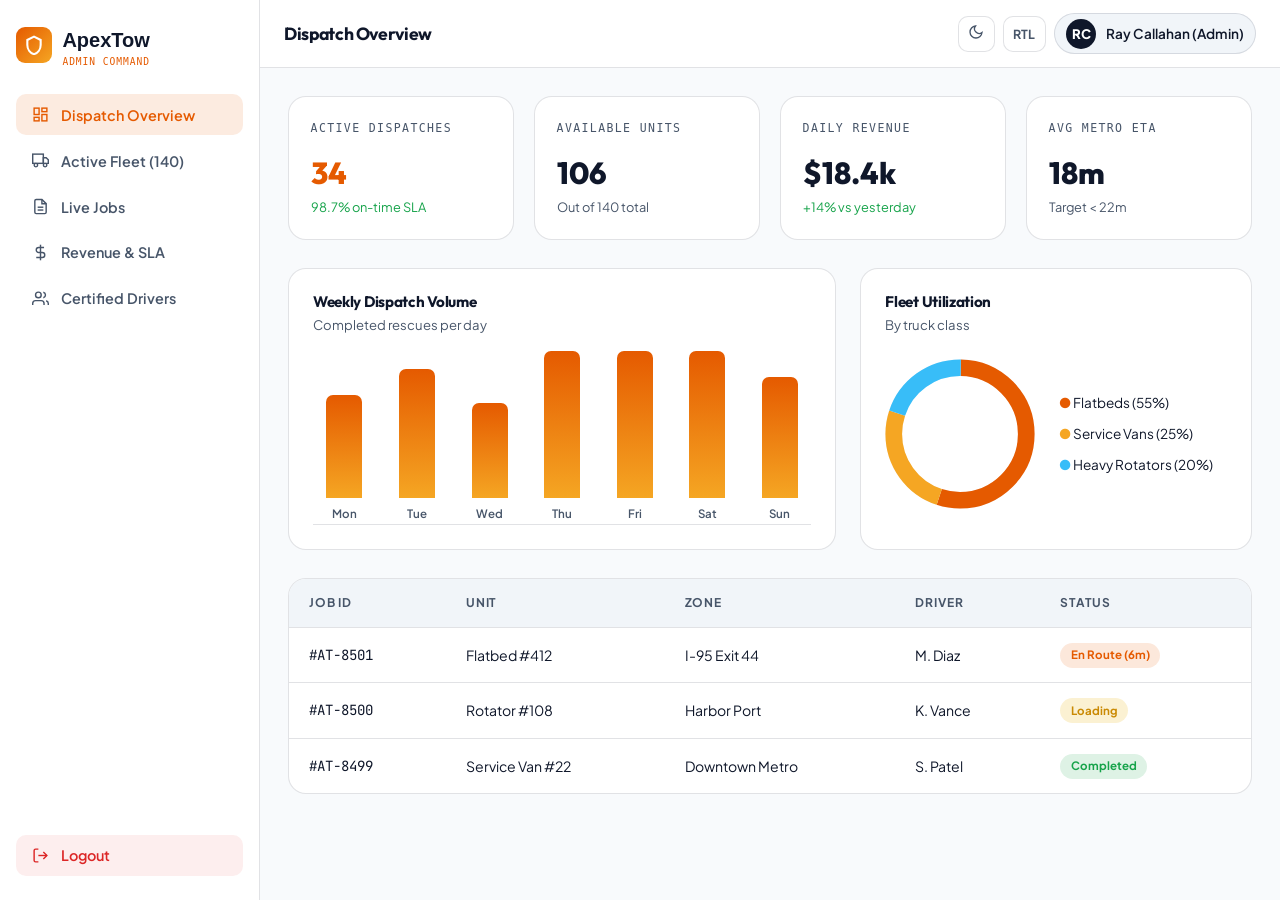
<file: admin-dashboard.html>
<!DOCTYPE html>
<html lang="en">
<head>
<meta charset="UTF-8"><meta name="viewport" content="width=device-width,initial-scale=1">
<title>Admin Dashboard — ApexTow Dispatch Command</title>
<link rel="icon" href="data:image/svg+xml,<svg xmlns='http://www.w3.org/2000/svg' viewBox='0 0 100 100'><rect width='100' height='100' rx='20' fill='%23e55a00'/><text y='72' x='14' font-size='68' font-family='system-ui' font-weight='900' fill='white'>A</text></svg>">
<link rel="stylesheet" href="assets/css/styles.css">
<link rel="stylesheet" href="assets/css/dashboard.css">
</head>
<body>
<div class="dash-shell">
  <!-- Left Sidebar -->
  <aside class="dash-side" id="dash-side">
    <div>
      <a href="index.html" class="brand">
        <span class="brand-mark">
          <svg width="20" height="20" viewBox="0 0 24 24" fill="none" stroke="currentColor" stroke-width="2.5"><path d="M12 2L4 6v6c0 5.25 3.4 9.74 8 11 4.6-1.26 8-5.75 8-11V6l-8-4z"/></svg>
        </span>
        <span>ApexTow<span class="brand-sub">Admin Command</span></span>
      </a>

      <nav class="dash-nav" aria-label="Admin Sidebar">
        <button class="dash-link on" data-tab="overview"><svg width="17" height="17" viewBox="0 0 24 24" fill="none" stroke="currentColor" stroke-width="2"><rect x="3" y="3" width="7" height="9"/><rect x="14" y="3" width="7" height="5"/><rect x="14" y="12" width="7" height="9"/><rect x="3" y="16" width="7" height="5"/></svg> Dispatch Overview</button>
        <button class="dash-link" data-tab="fleet"><svg width="17" height="17" viewBox="0 0 24 24" fill="none" stroke="currentColor" stroke-width="2"><rect x="1" y="3" width="15" height="13"/><polygon points="16 8 20 8 23 11 23 16 16 16 16 8"/><circle cx="5.5" cy="18.5" r="2.5"/><circle cx="18.5" cy="18.5" r="2.5"/></svg> Active Fleet (140)</button>
        <button class="dash-link" data-tab="jobs"><svg width="17" height="17" viewBox="0 0 24 24" fill="none" stroke="currentColor" stroke-width="2"><path d="M14 2H6a2 2 0 0 0-2 2v16a2 2 0 0 0 2 2h12a2 2 0 0 0 2-2V8z"/><polyline points="14 2 14 8 20 8"/><line x1="16" y1="13" x2="8" y2="13"/><line x1="16" y1="17" x2="8" y2="17"/></svg> Live Jobs</button>
        <button class="dash-link" data-tab="revenue"><svg width="17" height="17" viewBox="0 0 24 24" fill="none" stroke="currentColor" stroke-width="2"><line x1="12" y1="1" x2="12" y2="23"/><path d="M17 5H9.5a3.5 3.5 0 0 0 0 7h5a3.5 3.5 0 0 1 0 7H6"/></svg> Revenue &amp; SLA</button>
        <button class="dash-link" data-tab="drivers"><svg width="17" height="17" viewBox="0 0 24 24" fill="none" stroke="currentColor" stroke-width="2"><path d="M17 21v-2a4 4 0 0 0-4-4H5a4 4 0 0 0-4 4v2"/><circle cx="9" cy="7" r="4"/><path d="M23 21v-2a4 4 0 0 0-3-3.87"/><path d="M16 3.13a4 4 0 0 1 0 7.75"/></svg> Certified Drivers</button>
      </nav>
    </div>

    <button class="dash-logout" onclick="location.href='login.html'">
      <svg width="17" height="17" viewBox="0 0 24 24" fill="none" stroke="currentColor" stroke-width="2"><path d="M9 21H5a2 2 0 0 1-2-2V5a2 2 0 0 1 2-2h4"/><polyline points="16 17 21 12 16 7"/><line x1="21" y1="12" x2="9" y2="12"/></svg>
      Logout
    </button>
  </aside>

  <!-- Sidebar overlay backdrop (mobile) -->
  <div class="dash-overlay" id="dash-overlay"></div>

  <!-- Right Content Area -->
  <div class="dash-main">
    <header class="dash-topbar">
      <div class="dash-topbar-left">
        <button type="button" id="dash-ham" class="dash-ham" aria-label="Open sidebar" aria-expanded="false">
          <span></span><span></span><span></span>
        </button>
        <h2 id="dash-page-title">Dispatch Overview</h2>
      </div>
      <div class="dash-topbar-right">
        <button type="button" id="th-btn" class="icon-btn" title="Toggle Theme"><span id="th-icon"></span></button>
        <button type="button" id="dir-btn" class="icon-btn" title="Toggle LTR/RTL"><span id="dir-lbl">RTL</span></button>
        <div class="dash-profile">
          <span class="dash-avatar" style="background:#0f172a;">RC</span>
          <span class="dash-profile-name">Ray Callahan (Admin)</span>
        </div>
      </div>
    </header>

    <div class="dash-body">
      <div class="dash-tab-panel on" id="tab-overview">
        <div class="kpi-grid">
          <div class="kpi-card">
            <span class="lbl">Active Dispatches</span>
            <div class="kpi-val" style="color:var(--accent);">34</div>
            <span style="font-size:.8rem;color:#16a34a;">98.7% on-time SLA</span>
          </div>
          <div class="kpi-card">
            <span class="lbl">Available Units</span>
            <div class="kpi-val">106</div>
            <span style="font-size:.8rem;color:var(--muted);">Out of 140 total</span>
          </div>
          <div class="kpi-card">
            <span class="lbl">Daily Revenue</span>
            <div class="kpi-val">$18.4k</div>
            <span style="font-size:.8rem;color:#16a34a;">+14% vs yesterday</span>
          </div>
          <div class="kpi-card">
            <span class="lbl">Avg Metro ETA</span>
            <div class="kpi-val">18m</div>
            <span style="font-size:.8rem;color:var(--muted);">Target &lt; 22m</span>
          </div>
        </div>

        <div class="charts-grid">
          <!-- Bar Chart -->
          <div class="chart-card">
            <h4 style="margin-bottom:.25rem;">Weekly Dispatch Volume</h4>
            <p style="font-size:.82rem;color:var(--muted);">Completed rescues per day</p>
            <div class="bar-chart">
              <div class="bar-col"><div class="bar-fill" style="height:60%;"></div><span class="bar-lbl">Mon</span></div>
              <div class="bar-col"><div class="bar-fill" style="height:75%;"></div><span class="bar-lbl">Tue</span></div>
              <div class="bar-col"><div class="bar-fill" style="height:55%;"></div><span class="bar-lbl">Wed</span></div>
              <div class="bar-col"><div class="bar-fill" style="height:85%;"></div><span class="bar-lbl">Thu</span></div>
              <div class="bar-col"><div class="bar-fill" style="height:95%;"></div><span class="bar-lbl">Fri</span></div>
              <div class="bar-col"><div class="bar-fill" style="height:88%;"></div><span class="bar-lbl">Sat</span></div>
              <div class="bar-col"><div class="bar-fill" style="height:70%;"></div><span class="bar-lbl">Sun</span></div>
            </div>
          </div>

          <!-- Pie / Donut Chart -->
          <div class="chart-card">
            <h4 style="margin-bottom:.25rem;">Fleet Utilization</h4>
            <p style="font-size:.82rem;color:var(--muted);">By truck class</p>
            <div style="display:flex;align-items:center;gap:1.5rem;margin-top:1.5rem;flex-wrap:wrap;">
              <svg width="150" height="150" viewBox="0 0 36 36">
                <circle cx="18" cy="18" r="15.9" fill="none" stroke="var(--bg2)" stroke-width="4"></circle>
                <circle cx="18" cy="18" r="15.9" fill="none" stroke="#e55a00" stroke-width="4" stroke-dasharray="55 45" stroke-dashoffset="25"></circle>
                <circle cx="18" cy="18" r="15.9" fill="none" stroke="#f5a623" stroke-width="4" stroke-dasharray="25 75" stroke-dashoffset="-30"></circle>
                <circle cx="18" cy="18" r="15.9" fill="none" stroke="#38bdf8" stroke-width="4" stroke-dasharray="20 80" stroke-dashoffset="-55"></circle>
              </svg>
              <div style="display:flex;flex-direction:column;gap:.55rem;font-size:.85rem;">
                <div><span style="color:#e55a00;">●</span> Flatbeds (55%)</div>
                <div><span style="color:#f5a623;">●</span> Service Vans (25%)</div>
                <div><span style="color:#38bdf8;">●</span> Heavy Rotators (20%)</div>
              </div>
            </div>
          </div>
        </div>

        <!-- Live Jobs Table -->
        <div class="table-wrap">
          <table class="dash-table">
            <thead>
              <tr><th>Job ID</th><th>Unit</th><th>Zone</th><th>Driver</th><th>Status</th></tr>
            </thead>
            <tbody>
              <tr><td class="mono">#AT-8501</td><td>Flatbed #412</td><td>I-95 Exit 44</td><td>M. Diaz</td><td><span class="status-pill st-active">En Route (6m)</span></td></tr>
              <tr><td class="mono">#AT-8500</td><td>Rotator #108</td><td>Harbor Port</td><td>K. Vance</td><td><span class="status-pill st-pending">Loading</span></td></tr>
              <tr><td class="mono">#AT-8499</td><td>Service Van #22</td><td>Downtown Metro</td><td>S. Patel</td><td><span class="status-pill st-done">Completed</span></td></tr>
            </tbody>
          </table>
        </div>
      </div>

      <div class="dash-tab-panel" id="tab-fleet"><div class="kpi-card"><h4>Active Fleet (140 Units)</h4><p style="color:var(--muted);margin-top:.4rem;">72 Flatbeds · 24 Wheel-Lifts · 14 Heavy Rotators · 30 Mobile Service Vans.</p></div></div>
      <div class="dash-tab-panel" id="tab-jobs"><div class="kpi-card"><h4>Live Dispatch Queue</h4><p style="color:var(--muted);margin-top:.4rem;">34 active jobs currently routed across 14 staging hubs.</p></div></div>
      <div class="dash-tab-panel" id="tab-revenue"><div class="kpi-card"><h4>Revenue &amp; SLA</h4><p style="color:var(--muted);margin-top:.4rem;">Monthly recurring fleet contracts + on-demand dispatch revenue tracking.</p></div></div>
      <div class="dash-tab-panel" id="tab-drivers"><div class="kpi-card"><h4>Certified Drivers</h4><p style="color:var(--muted);margin-top:.4rem;">100% WreckMaster &amp; DOT-certified operators on active rotation.</p></div></div>
    </div>
  </div>
</div>

<script>
(function () {
  const TK = 'apx_theme', DK = 'apx_dir';
  document.documentElement.setAttribute('data-theme', localStorage.getItem(TK) || 'light');
  document.documentElement.setAttribute('dir', localStorage.getItem(DK) || 'ltr');

  function sync() {
    const t = document.documentElement.getAttribute('data-theme');
    const d = document.documentElement.getAttribute('dir');
    document.getElementById('th-icon').innerHTML = t === 'dark'
      ? '<svg width="16" height="16" viewBox="0 0 24 24" fill="none" stroke="currentColor" stroke-width="2"><circle cx="12" cy="12" r="5"/><line x1="12" y1="1" x2="12" y2="3"/><line x1="12" y1="21" x2="12" y2="23"/><line x1="4.22" y1="4.22" x2="5.64" y2="5.64"/><line x1="18.36" y1="18.36" x2="19.78" y2="19.78"/><line x1="1" y1="12" x2="3" y2="12"/><line x1="21" y1="12" x2="23" y2="12"/><line x1="4.22" y1="19.78" x2="5.64" y2="18.36"/><line x1="18.36" y1="5.64" x2="19.78" y2="4.22"/></svg>'
      : '<svg width="16" height="16" viewBox="0 0 24 24" fill="none" stroke="currentColor" stroke-width="2"><path d="M21 12.79A9 9 0 1 1 11.21 3 7 7 0 0 0 21 12.79z"/></svg>';
    document.getElementById('dir-lbl').textContent = d === 'rtl' ? 'LTR' : 'RTL';
  }
  sync();

  document.getElementById('th-btn').addEventListener('click', () => {
    const n = document.documentElement.getAttribute('data-theme') === 'dark' ? 'light' : 'dark';
    document.documentElement.setAttribute('data-theme', n);
    localStorage.setItem(TK, n);
    sync();
  });
  document.getElementById('dir-btn').addEventListener('click', () => {
    const n = document.documentElement.getAttribute('dir') === 'rtl' ? 'ltr' : 'rtl';
    document.documentElement.setAttribute('dir', n);
    localStorage.setItem(DK, n);
    sync();
  });

  document.getElementById('side-toggle')?.addEventListener('click', () => {
    document.getElementById('dash-side').classList.toggle('open');
  });

  // Mobile dash-ham button
  const dashHam = document.getElementById('dash-ham');
  const dashSide = document.getElementById('dash-side');
  const dashOverlay = document.getElementById('dash-overlay');

  function openSidebar() {
    dashSide.classList.add('open');
    dashOverlay.classList.add('open');
    dashHam?.classList.add('open');
    dashHam?.setAttribute('aria-expanded','true');
  }
  function closeSidebar() {
    dashSide.classList.remove('open');
    dashOverlay.classList.remove('open');
    dashHam?.classList.remove('open');
    dashHam?.setAttribute('aria-expanded','false');
  }

  dashHam?.addEventListener('click', () => {
    dashSide.classList.contains('open') ? closeSidebar() : openSidebar();
  });
  dashOverlay?.addEventListener('click', closeSidebar);

  document.querySelectorAll('.dash-link').forEach(btn => {
    btn.addEventListener('click', () => {
      document.querySelectorAll('.dash-link').forEach(b => b.classList.remove('on'));
      document.querySelectorAll('.dash-tab-panel').forEach(p => p.classList.remove('on'));
      btn.classList.add('on');
      document.getElementById('tab-' + btn.dataset.tab)?.classList.add('on');
      document.getElementById('dash-page-title').textContent = btn.textContent.trim().replace(/^[\s\S]{0,2}/, '').trim();
      closeSidebar();
    });
  });
})();
</script>
</body>
</html>
</file>
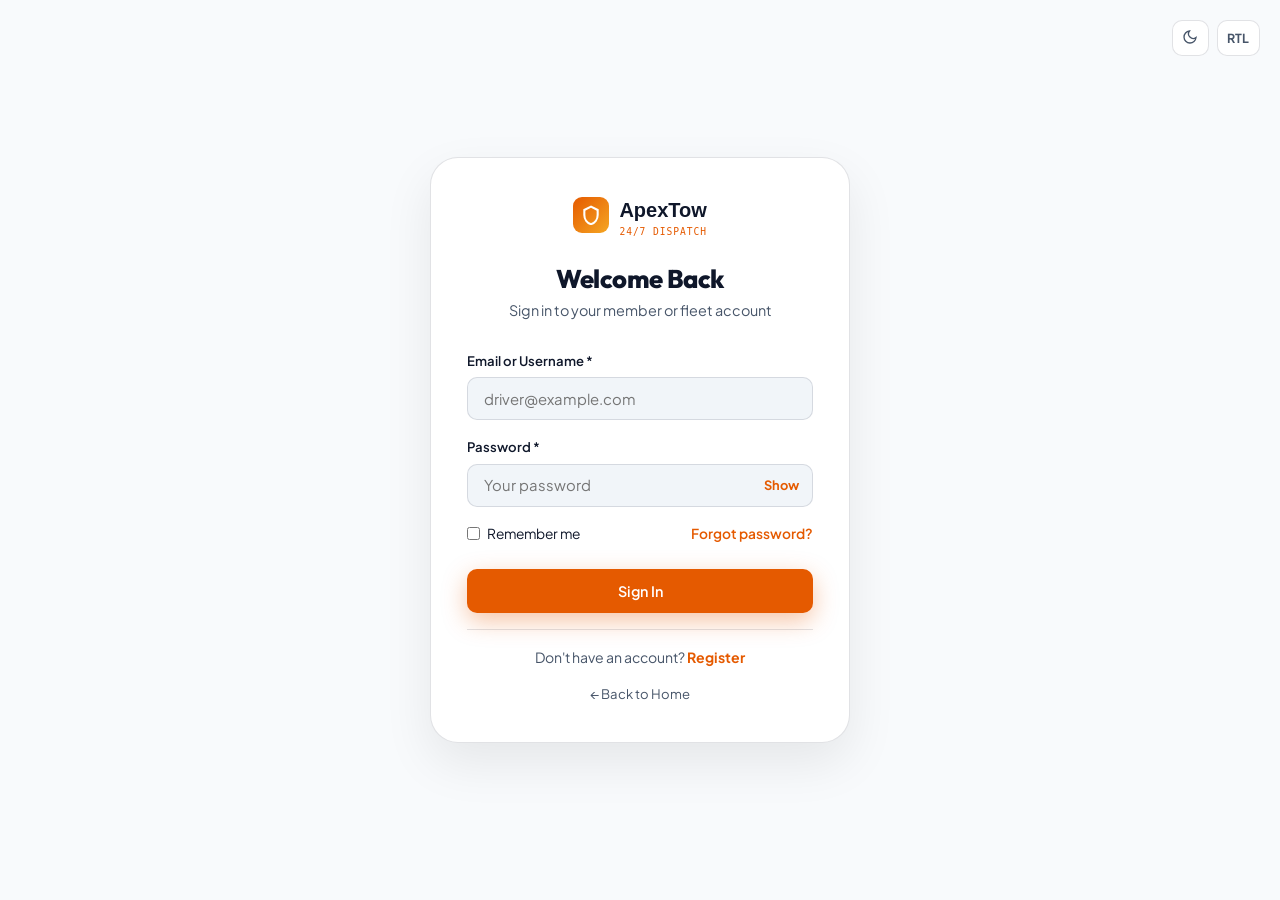
<file: login.html>
<!DOCTYPE html>
<html lang="en">
<head>
<meta charset="UTF-8"><meta name="viewport" content="width=device-width,initial-scale=1">
<title>Login — ApexTow Member Portal</title>
<link rel="icon" href="data:image/svg+xml,<svg xmlns='http://www.w3.org/2000/svg' viewBox='0 0 100 100'><rect width='100' height='100' rx='20' fill='%23e55a00'/><text y='72' x='14' font-size='68' font-family='system-ui' font-weight='900' fill='white'>A</text></svg>">
<link rel="stylesheet" href="assets/css/styles.css">
</head>
<body style="min-height:100vh;display:flex;align-items:center;justify-content:center;padding:1.5rem;position:relative;">

  <!-- Top-Right Theme & RTL Toggles -->
  <div style="position:fixed;top:1.25rem;inset-inline-end:1.25rem;display:flex;gap:.5rem;z-index:20;">
    <button type="button" id="th-btn" class="icon-btn" title="Toggle Theme"><span id="th-icon"></span></button>
    <button type="button" id="dir-btn" class="icon-btn" title="Toggle LTR/RTL"><span id="dir-lbl">RTL</span></button>
  </div>

  <!-- Centered Login Card -->
  <div style="width:100%;max-width:420px;background:var(--surface);border:1px solid var(--border);border-radius:var(--radius-lg);padding:2.25rem;box-shadow:0 20px 50px rgba(0,0,0,.08);">
    <div style="display:flex;justify-content:center;margin-bottom:1.75rem;">
      <a href="index.html" class="brand">
        <span class="brand-mark">
          <svg width="20" height="20" viewBox="0 0 24 24" fill="none" stroke="currentColor" stroke-width="2.5"><path d="M12 2L4 6v6c0 5.25 3.4 9.74 8 11 4.6-1.26 8-5.75 8-11V6l-8-4z"/></svg>
        </span>
        <span>ApexTow<span class="brand-sub">24/7 Dispatch</span></span>
      </a>
    </div>

    <h2 style="font-size:1.6rem;text-align:center;margin-bottom:.35rem;">Welcome Back</h2>
    <p style="text-align:center;color:var(--muted);font-size:.9rem;margin-bottom:1.75rem;">Sign in to your member or fleet account</p>

    <form id="login-form" novalidate>
      <div class="fg">
        <label>Email or Username *</label>
        <input type="text" id="l-email" class="fc" placeholder="driver@example.com" required>
        <span class="ferr">Please enter your email or username.</span>
      </div>
      <div class="fg">
        <label>Password *</label>
        <div style="position:relative;">
          <input type="password" id="l-pwd" class="fc" placeholder="Your password" style="padding-inline-end:4rem;" required>
          <button type="button" id="toggle-pwd" style="position:absolute;inset-inline-end:.85rem;top:50%;transform:translateY(-50%);background:transparent;border:none;color:var(--accent);font-size:.8rem;font-weight:700;cursor:pointer;">Show</button>
        </div>
        <span class="ferr">Password must be at least 6 characters.</span>
      </div>
      <div style="display:flex;align-items:center;justify-content:space-between;margin-bottom:1.5rem;font-size:.86rem;">
        <label style="display:inline-flex;align-items:center;gap:.45rem;cursor:pointer;">
          <input type="checkbox" id="remember" style="accent-color:var(--accent);">
          <span>Remember me</span>
        </label>
        <a href="#" id="forgot-link" style="color:var(--accent);font-weight:600;">Forgot password?</a>
      </div>
      <button type="submit" class="btn btn-fill" style="width:100%;margin-bottom:1rem;">Sign In</button>
      <div id="auth-feedback" style="display:none;padding:.8rem;border-radius:var(--radius-sm);background:rgba(229,90,0,.1);color:var(--accent);font-size:.86rem;font-weight:600;margin-bottom:1rem;"></div>
    </form>

    <div style="text-align:center;font-size:.88rem;color:var(--muted);padding-top:1rem;border-top:1px solid var(--border);">
      Don't have an account? <a href="register.html" style="color:var(--accent);font-weight:700;">Register</a>
    </div>
    <div style="text-align:center;margin-top:.75rem;">
      <a href="index.html" style="font-size:.82rem;color:var(--muted);">← Back to Home</a>
    </div>
  </div>

<script>
(function () {
  const TK = 'apx_theme', DK = 'apx_dir';
  document.documentElement.setAttribute('data-theme', localStorage.getItem(TK) || 'light');
  document.documentElement.setAttribute('dir', localStorage.getItem(DK) || 'ltr');

  function sync() {
    const t = document.documentElement.getAttribute('data-theme');
    const d = document.documentElement.getAttribute('dir');
    document.getElementById('th-icon').innerHTML = t === 'dark'
      ? '<svg width="16" height="16" viewBox="0 0 24 24" fill="none" stroke="currentColor" stroke-width="2"><circle cx="12" cy="12" r="5"/><line x1="12" y1="1" x2="12" y2="3"/><line x1="12" y1="21" x2="12" y2="23"/><line x1="4.22" y1="4.22" x2="5.64" y2="5.64"/><line x1="18.36" y1="18.36" x2="19.78" y2="19.78"/><line x1="1" y1="12" x2="3" y2="12"/><line x1="21" y1="12" x2="23" y2="12"/><line x1="4.22" y1="19.78" x2="5.64" y2="18.36"/><line x1="18.36" y1="5.64" x2="19.78" y2="4.22"/></svg>'
      : '<svg width="16" height="16" viewBox="0 0 24 24" fill="none" stroke="currentColor" stroke-width="2"><path d="M21 12.79A9 9 0 1 1 11.21 3 7 7 0 0 0 21 12.79z"/></svg>';
    document.getElementById('dir-lbl').textContent = d === 'rtl' ? 'LTR' : 'RTL';
  }
  sync();

  document.getElementById('th-btn').addEventListener('click', () => {
    const n = document.documentElement.getAttribute('data-theme') === 'dark' ? 'light' : 'dark';
    document.documentElement.setAttribute('data-theme', n);
    localStorage.setItem(TK, n);
    sync();
  });
  document.getElementById('dir-btn').addEventListener('click', () => {
    const n = document.documentElement.getAttribute('dir') === 'rtl' ? 'ltr' : 'rtl';
    document.documentElement.setAttribute('dir', n);
    localStorage.setItem(DK, n);
    sync();
  });

  const tp = document.getElementById('toggle-pwd');
  const pw = document.getElementById('l-pwd');
  tp.addEventListener('click', () => {
    const s = pw.type === 'password';
    pw.type = s ? 'text' : 'password';
    tp.textContent = s ? 'Hide' : 'Show';
  });

  document.getElementById('forgot-link').addEventListener('click', e => {
    e.preventDefault();
    const fb = document.getElementById('auth-feedback');
    fb.style.display = 'block';
    fb.textContent = 'Password reset link sent to your registered email (Demo).';
  });

  document.getElementById('login-form').addEventListener('submit', e => {
    e.preventDefault();
    const em = document.getElementById('l-email');
    const emOk = em.value.trim().length >= 3;
    const pwOk = pw.value.length >= 6;
    em.closest('.fg').classList.toggle('err', !emOk);
    pw.closest('.fg').classList.toggle('err', !pwOk);
    if (emOk && pwOk) {
      location.href = 'user-dashboard.html';
    }
  });
})();
</script>
</body>
</html>
</file>
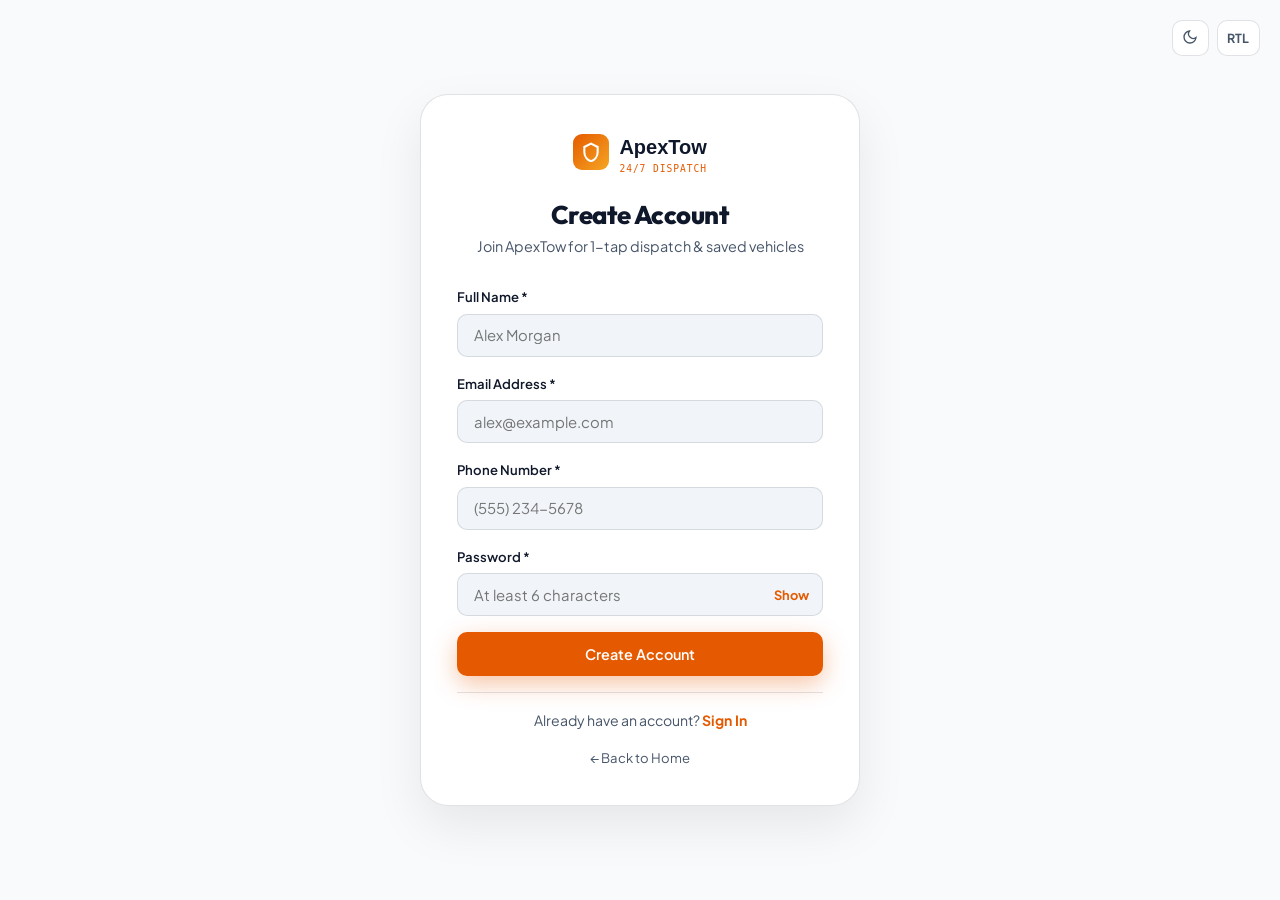
<file: register.html>
<!DOCTYPE html>
<html lang="en">
<head>
<meta charset="UTF-8"><meta name="viewport" content="width=device-width,initial-scale=1">
<title>Register — ApexTow Member Portal</title>
<link rel="icon" href="data:image/svg+xml,<svg xmlns='http://www.w3.org/2000/svg' viewBox='0 0 100 100'><rect width='100' height='100' rx='20' fill='%23e55a00'/><text y='72' x='14' font-size='68' font-family='system-ui' font-weight='900' fill='white'>A</text></svg>">
<link rel="stylesheet" href="assets/css/styles.css">
</head>
<body style="min-height:100vh;display:flex;align-items:center;justify-content:center;padding:1.5rem;position:relative;">

  <!-- Top-Right Theme & RTL Toggles -->
  <div style="position:fixed;top:1.25rem;inset-inline-end:1.25rem;display:flex;gap:.5rem;z-index:20;">
    <button type="button" id="th-btn" class="icon-btn" title="Toggle Theme"><span id="th-icon"></span></button>
    <button type="button" id="dir-btn" class="icon-btn" title="Toggle LTR/RTL"><span id="dir-lbl">RTL</span></button>
  </div>

  <!-- Centered Register Card -->
  <div style="width:100%;max-width:440px;background:var(--surface);border:1px solid var(--border);border-radius:var(--radius-lg);padding:2.25rem;box-shadow:0 20px 50px rgba(0,0,0,.08);">
    <div style="display:flex;justify-content:center;margin-bottom:1.75rem;">
      <a href="index.html" class="brand">
        <span class="brand-mark">
          <svg width="20" height="20" viewBox="0 0 24 24" fill="none" stroke="currentColor" stroke-width="2.5"><path d="M12 2L4 6v6c0 5.25 3.4 9.74 8 11 4.6-1.26 8-5.75 8-11V6l-8-4z"/></svg>
        </span>
        <span>ApexTow<span class="brand-sub">24/7 Dispatch</span></span>
      </a>
    </div>

    <h2 style="font-size:1.6rem;text-align:center;margin-bottom:.35rem;">Create Account</h2>
    <p style="text-align:center;color:var(--muted);font-size:.9rem;margin-bottom:1.75rem;">Join ApexTow for 1-tap dispatch &amp; saved vehicles</p>

    <form id="reg-form" novalidate>
      <div class="fg">
        <label>Full Name *</label>
        <input type="text" id="r-name" class="fc" placeholder="Alex Morgan" required>
        <span class="ferr">Please enter your full name.</span>
      </div>
      <div class="fg">
        <label>Email Address *</label>
        <input type="email" id="r-email" class="fc" placeholder="alex@example.com" required>
        <span class="ferr">Please enter a valid email address.</span>
      </div>
      <div class="fg">
        <label>Phone Number *</label>
        <input type="tel" id="r-phone" class="fc" placeholder="(555) 234-5678" required>
        <span class="ferr">Please enter a valid phone number.</span>
      </div>
      <div class="fg">
        <label>Password *</label>
        <div style="position:relative;">
          <input type="password" id="r-pwd" class="fc" placeholder="At least 6 characters" style="padding-inline-end:4rem;" required>
          <button type="button" id="toggle-rpwd" style="position:absolute;inset-inline-end:.85rem;top:50%;transform:translateY(-50%);background:transparent;border:none;color:var(--accent);font-size:.8rem;font-weight:700;cursor:pointer;">Show</button>
        </div>
        <span class="ferr">Password must be at least 6 characters.</span>
      </div>
      <button type="submit" class="btn btn-fill" style="width:100%;margin-bottom:1rem;">Create Account</button>
      <div id="reg-feedback" style="display:none;padding:.8rem;border-radius:var(--radius-sm);background:rgba(22,163,74,.12);color:#16a34a;font-size:.86rem;font-weight:600;margin-bottom:1rem;"></div>
    </form>

    <div style="text-align:center;font-size:.88rem;color:var(--muted);padding-top:1rem;border-top:1px solid var(--border);">
      Already have an account? <a href="login.html" style="color:var(--accent);font-weight:700;">Sign In</a>
    </div>
    <div style="text-align:center;margin-top:.75rem;">
      <a href="index.html" style="font-size:.82rem;color:var(--muted);">← Back to Home</a>
    </div>
  </div>

<script>
(function () {
  const TK = 'apx_theme', DK = 'apx_dir';
  document.documentElement.setAttribute('data-theme', localStorage.getItem(TK) || 'light');
  document.documentElement.setAttribute('dir', localStorage.getItem(DK) || 'ltr');

  function sync() {
    const t = document.documentElement.getAttribute('data-theme');
    const d = document.documentElement.getAttribute('dir');
    document.getElementById('th-icon').innerHTML = t === 'dark'
      ? '<svg width="16" height="16" viewBox="0 0 24 24" fill="none" stroke="currentColor" stroke-width="2"><circle cx="12" cy="12" r="5"/><line x1="12" y1="1" x2="12" y2="3"/><line x1="12" y1="21" x2="12" y2="23"/><line x1="4.22" y1="4.22" x2="5.64" y2="5.64"/><line x1="18.36" y1="18.36" x2="19.78" y2="19.78"/><line x1="1" y1="12" x2="3" y2="12"/><line x1="21" y1="12" x2="23" y2="12"/><line x1="4.22" y1="19.78" x2="5.64" y2="18.36"/><line x1="18.36" y1="5.64" x2="19.78" y2="4.22"/></svg>'
      : '<svg width="16" height="16" viewBox="0 0 24 24" fill="none" stroke="currentColor" stroke-width="2"><path d="M21 12.79A9 9 0 1 1 11.21 3 7 7 0 0 0 21 12.79z"/></svg>';
    document.getElementById('dir-lbl').textContent = d === 'rtl' ? 'LTR' : 'RTL';
  }
  sync();

  document.getElementById('th-btn').addEventListener('click', () => {
    const n = document.documentElement.getAttribute('data-theme') === 'dark' ? 'light' : 'dark';
    document.documentElement.setAttribute('data-theme', n);
    localStorage.setItem(TK, n);
    sync();
  });
  document.getElementById('dir-btn').addEventListener('click', () => {
    const n = document.documentElement.getAttribute('dir') === 'rtl' ? 'ltr' : 'rtl';
    document.documentElement.setAttribute('dir', n);
    localStorage.setItem(DK, n);
    sync();
  });

  const tp = document.getElementById('toggle-rpwd');
  const pw = document.getElementById('r-pwd');
  tp.addEventListener('click', () => {
    const s = pw.type === 'password';
    pw.type = s ? 'text' : 'password';
    tp.textContent = s ? 'Hide' : 'Show';
  });

  document.getElementById('reg-form').addEventListener('submit', e => {
    e.preventDefault();
    const nm = document.getElementById('r-name');
    const em = document.getElementById('r-email');
    const ph = document.getElementById('r-phone');
    const nmOk = nm.value.trim().length >= 2;
    const emOk = /^[^\s@]+@[^\s@]+\.[^\s@]+$/.test(em.value.trim());
    const phOk = ph.value.replace(/\D/g, '').length >= 7;
    const pwOk = pw.value.length >= 6;

    nm.closest('.fg').classList.toggle('err', !nmOk);
    em.closest('.fg').classList.toggle('err', !emOk);
    ph.closest('.fg').classList.toggle('err', !phOk);
    pw.closest('.fg').classList.toggle('err', !pwOk);

    if (nmOk && emOk && phOk && pwOk) {
      const fb = document.getElementById('reg-feedback');
      fb.style.display = 'block';
      fb.textContent = '✓ Account created! Redirecting to dashboard...';
      setTimeout(() => { location.href = 'user-dashboard.html'; }, 900);
    }
  });
})();
</script>
</body>
</html>
</file>
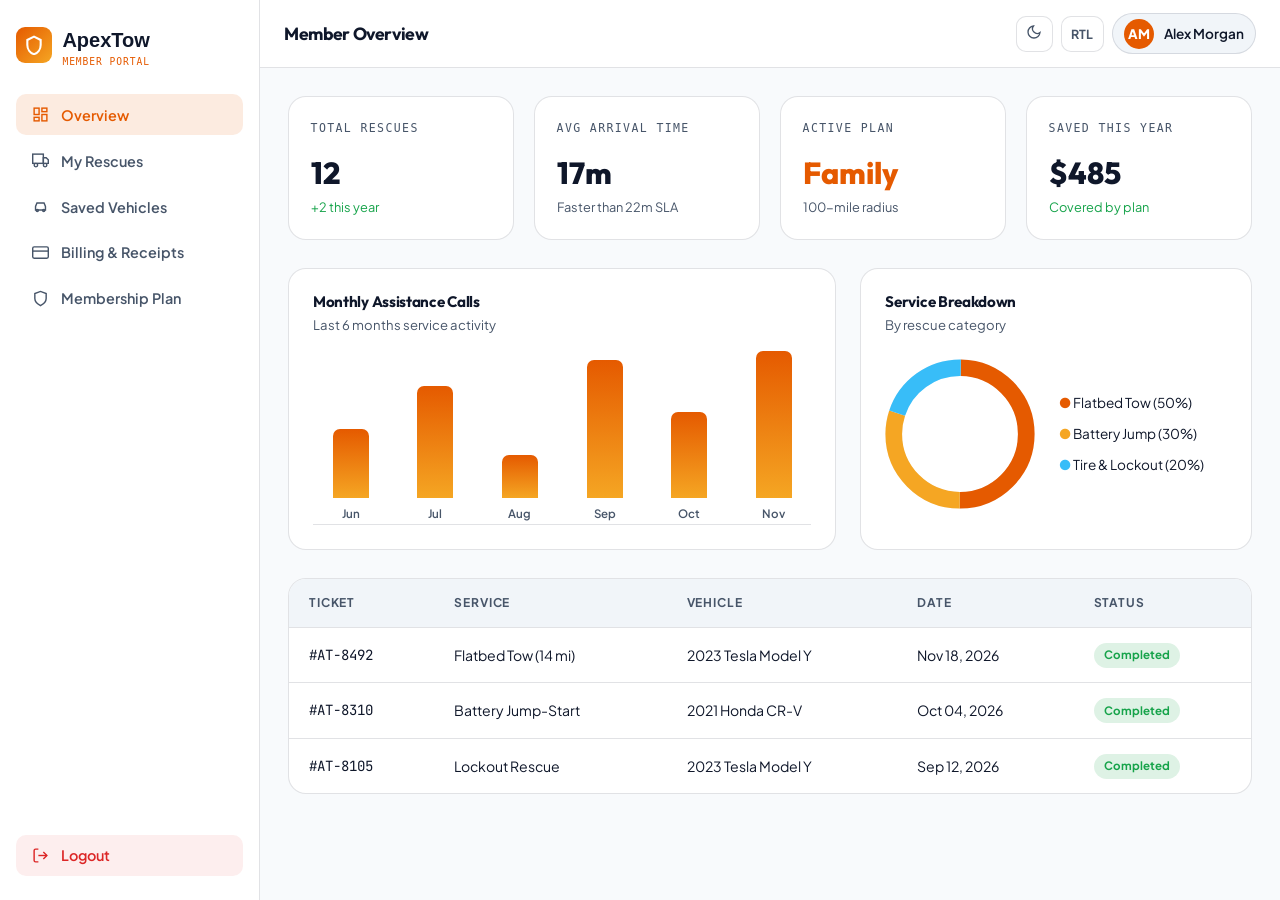
<file: user-dashboard.html>
<!DOCTYPE html>
<html lang="en">
<head>
<meta charset="UTF-8"><meta name="viewport" content="width=device-width,initial-scale=1">
<title>User Dashboard — ApexTow Member Portal</title>
<link rel="icon" href="data:image/svg+xml,<svg xmlns='http://www.w3.org/2000/svg' viewBox='0 0 100 100'><rect width='100' height='100' rx='20' fill='%23e55a00'/><text y='72' x='14' font-size='68' font-family='system-ui' font-weight='900' fill='white'>A</text></svg>">
<link rel="stylesheet" href="assets/css/styles.css">
<link rel="stylesheet" href="assets/css/dashboard.css">
</head>
<body>
<div class="dash-shell">
  <!-- Left Sidebar -->
  <aside class="dash-side" id="dash-side">
    <div>
      <a href="index.html" class="brand">
        <span class="brand-mark">
          <svg width="20" height="20" viewBox="0 0 24 24" fill="none" stroke="currentColor" stroke-width="2.5"><path d="M12 2L4 6v6c0 5.25 3.4 9.74 8 11 4.6-1.26 8-5.75 8-11V6l-8-4z"/></svg>
        </span>
        <span>ApexTow<span class="brand-sub">Member Portal</span></span>
      </a>

      <nav class="dash-nav" aria-label="User Sidebar">
        <button class="dash-link on" data-tab="overview"><svg width="17" height="17" viewBox="0 0 24 24" fill="none" stroke="currentColor" stroke-width="2"><rect x="3" y="3" width="7" height="9"/><rect x="14" y="3" width="7" height="5"/><rect x="14" y="12" width="7" height="9"/><rect x="3" y="16" width="7" height="5"/></svg> Overview</button>
        <button class="dash-link" data-tab="rescues"><svg width="17" height="17" viewBox="0 0 24 24" fill="none" stroke="currentColor" stroke-width="2"><rect x="1" y="3" width="15" height="13"/><polygon points="16 8 20 8 23 11 23 16 16 16 16 8"/><circle cx="5.5" cy="18.5" r="2.5"/><circle cx="18.5" cy="18.5" r="2.5"/></svg> My Rescues</button>
        <button class="dash-link" data-tab="vehicles"><svg width="17" height="17" viewBox="0 0 24 24" fill="none" stroke="currentColor" stroke-width="2"><path d="M5 17h14v-5l-2-5H7l-2 5v5z"/><circle cx="7.5" cy="17.5" r="1.5"/><circle cx="16.5" cy="17.5" r="1.5"/></svg> Saved Vehicles</button>
        <button class="dash-link" data-tab="billing"><svg width="17" height="17" viewBox="0 0 24 24" fill="none" stroke="currentColor" stroke-width="2"><rect x="1" y="4" width="22" height="16" rx="2"/><line x1="1" y1="10" x2="23" y2="10"/></svg> Billing &amp; Receipts</button>
        <button class="dash-link" data-tab="plan"><svg width="17" height="17" viewBox="0 0 24 24" fill="none" stroke="currentColor" stroke-width="2"><path d="M12 22s8-4 8-10V5l-8-3-8 3v7c0 6 8 10 8 10z"/></svg> Membership Plan</button>
      </nav>
    </div>

    <button class="dash-logout" onclick="location.href='login.html'">
      <svg width="17" height="17" viewBox="0 0 24 24" fill="none" stroke="currentColor" stroke-width="2"><path d="M9 21H5a2 2 0 0 1-2-2V5a2 2 0 0 1 2-2h4"/><polyline points="16 17 21 12 16 7"/><line x1="21" y1="12" x2="9" y2="12"/></svg>
      Logout
    </button>
  </aside>

  <!-- Sidebar overlay backdrop (mobile) -->
  <div class="dash-overlay" id="dash-overlay"></div>

  <!-- Right Content Area -->
  <div class="dash-main">
    <header class="dash-topbar">
      <div class="dash-topbar-left">
        <!-- Mobile hamburger to open sidebar -->
        <button type="button" id="dash-ham" class="dash-ham" aria-label="Open sidebar" aria-expanded="false">
          <span></span><span></span><span></span>
        </button>
        <h2 id="dash-page-title">Member Overview</h2>
      </div>
      <div class="dash-topbar-right">
        <button type="button" id="th-btn" class="icon-btn" title="Toggle Theme"><span id="th-icon"></span></button>
        <button type="button" id="dir-btn" class="icon-btn" title="Toggle LTR/RTL"><span id="dir-lbl">RTL</span></button>
        <div class="dash-profile">
          <span class="dash-avatar">AM</span>
          <span class="dash-profile-name">Alex Morgan</span>
        </div>
      </div>
    </header>

    <div class="dash-body">
      <!-- Tab 1: Overview -->
      <div class="dash-tab-panel on" id="tab-overview">
        <div class="kpi-grid">
          <div class="kpi-card">
            <span class="lbl">Total Rescues</span>
            <div class="kpi-val">12</div>
            <span style="font-size:.8rem;color:#16a34a;">+2 this year</span>
          </div>
          <div class="kpi-card">
            <span class="lbl">Avg Arrival Time</span>
            <div class="kpi-val">17m</div>
            <span style="font-size:.8rem;color:var(--muted);">Faster than 22m SLA</span>
          </div>
          <div class="kpi-card">
            <span class="lbl">Active Plan</span>
            <div class="kpi-val" style="color:var(--accent);">Family</div>
            <span style="font-size:.8rem;color:var(--muted);">100-mile radius</span>
          </div>
          <div class="kpi-card">
            <span class="lbl">Saved This Year</span>
            <div class="kpi-val">$485</div>
            <span style="font-size:.8rem;color:#16a34a;">Covered by plan</span>
          </div>
        </div>

        <div class="charts-grid">
          <!-- Bar Chart -->
          <div class="chart-card">
            <h4 style="margin-bottom:.25rem;">Monthly Assistance Calls</h4>
            <p style="font-size:.82rem;color:var(--muted);">Last 6 months service activity</p>
            <div class="bar-chart">
              <div class="bar-col"><div class="bar-fill" style="height:40%;" title="2 calls"></div><span class="bar-lbl">Jun</span></div>
              <div class="bar-col"><div class="bar-fill" style="height:65%;" title="3 calls"></div><span class="bar-lbl">Jul</span></div>
              <div class="bar-col"><div class="bar-fill" style="height:25%;" title="1 call"></div><span class="bar-lbl">Aug</span></div>
              <div class="bar-col"><div class="bar-fill" style="height:80%;" title="4 calls"></div><span class="bar-lbl">Sep</span></div>
              <div class="bar-col"><div class="bar-fill" style="height:50%;" title="2 calls"></div><span class="bar-lbl">Oct</span></div>
              <div class="bar-col"><div class="bar-fill" style="height:90%;" title="5 calls"></div><span class="bar-lbl">Nov</span></div>
            </div>
          </div>

          <!-- Pie / Donut Chart -->
          <div class="chart-card">
            <h4 style="margin-bottom:.25rem;">Service Breakdown</h4>
            <p style="font-size:.82rem;color:var(--muted);">By rescue category</p>
            <div style="display:flex;align-items:center;gap:1.5rem;margin-top:1.5rem;flex-wrap:wrap;">
              <svg width="150" height="150" viewBox="0 0 36 36">
                <circle cx="18" cy="18" r="15.9" fill="none" stroke="var(--bg2)" stroke-width="4"></circle>
                <circle cx="18" cy="18" r="15.9" fill="none" stroke="#e55a00" stroke-width="4" stroke-dasharray="50 50" stroke-dashoffset="25"></circle>
                <circle cx="18" cy="18" r="15.9" fill="none" stroke="#f5a623" stroke-width="4" stroke-dasharray="30 70" stroke-dashoffset="-25"></circle>
                <circle cx="18" cy="18" r="15.9" fill="none" stroke="#38bdf8" stroke-width="4" stroke-dasharray="20 80" stroke-dashoffset="-55"></circle>
              </svg>
              <div style="display:flex;flex-direction:column;gap:.55rem;font-size:.85rem;">
                <div><span style="color:#e55a00;">●</span> Flatbed Tow (50%)</div>
                <div><span style="color:#f5a623;">●</span> Battery Jump (30%)</div>
                <div><span style="color:#38bdf8;">●</span> Tire &amp; Lockout (20%)</div>
              </div>
            </div>
          </div>
        </div>

        <!-- Recent Rescues Table -->
        <div class="table-wrap">
          <table class="dash-table">
            <thead>
              <tr><th>Ticket</th><th>Service</th><th>Vehicle</th><th>Date</th><th>Status</th></tr>
            </thead>
            <tbody>
              <tr><td class="mono">#AT-8492</td><td>Flatbed Tow (14 mi)</td><td>2023 Tesla Model Y</td><td>Nov 18, 2026</td><td><span class="status-pill st-done">Completed</span></td></tr>
              <tr><td class="mono">#AT-8310</td><td>Battery Jump-Start</td><td>2021 Honda CR-V</td><td>Oct 04, 2026</td><td><span class="status-pill st-done">Completed</span></td></tr>
              <tr><td class="mono">#AT-8105</td><td>Lockout Rescue</td><td>2023 Tesla Model Y</td><td>Sep 12, 2026</td><td><span class="status-pill st-done">Completed</span></td></tr>
            </tbody>
          </table>
        </div>
      </div>

      <!-- Other Tabs -->
      <div class="dash-tab-panel" id="tab-rescues">
        <div class="kpi-card"><h4>Active &amp; Past Rescues</h4><p style="color:var(--muted);margin-top:.4rem;">All 12 completed dispatches with GPS timestamps and 4-angle photo logs are archived here.</p></div>
      </div>
      <div class="dash-tab-panel" id="tab-vehicles">
        <div class="kpi-card"><h4>Saved Vehicles</h4><p style="color:var(--muted);margin-top:.4rem;">2023 Tesla Model Y (AWD · EV Flatbed Required) &amp; 2021 Honda CR-V.</p></div>
      </div>
      <div class="dash-tab-panel" id="tab-billing">
        <div class="kpi-card"><h4>Billing &amp; Insurance Receipts</h4><p style="color:var(--muted);margin-top:.4rem;">Download itemized PDF invoices for instant insurance reimbursement.</p></div>
      </div>
      <div class="dash-tab-panel" id="tab-plan">
        <div class="kpi-card"><h4>Family Guard Plan — Active</h4><p style="color:var(--muted);margin-top:.4rem;">\$16/mo · Unlimited roadside calls · 100-mile flatbed tow radius.</p></div>
      </div>
    </div>
  </div>
</div>

<script>
(function () {
  const TK = 'apx_theme', DK = 'apx_dir';
  document.documentElement.setAttribute('data-theme', localStorage.getItem(TK) || 'light');
  document.documentElement.setAttribute('dir', localStorage.getItem(DK) || 'ltr');

  function sync() {
    const t = document.documentElement.getAttribute('data-theme');
    const d = document.documentElement.getAttribute('dir');
    document.getElementById('th-icon').innerHTML = t === 'dark'
      ? '<svg width="16" height="16" viewBox="0 0 24 24" fill="none" stroke="currentColor" stroke-width="2"><circle cx="12" cy="12" r="5"/><line x1="12" y1="1" x2="12" y2="3"/><line x1="12" y1="21" x2="12" y2="23"/><line x1="4.22" y1="4.22" x2="5.64" y2="5.64"/><line x1="18.36" y1="18.36" x2="19.78" y2="19.78"/><line x1="1" y1="12" x2="3" y2="12"/><line x1="21" y1="12" x2="23" y2="12"/><line x1="4.22" y1="19.78" x2="5.64" y2="18.36"/><line x1="18.36" y1="5.64" x2="19.78" y2="4.22"/></svg>'
      : '<svg width="16" height="16" viewBox="0 0 24 24" fill="none" stroke="currentColor" stroke-width="2"><path d="M21 12.79A9 9 0 1 1 11.21 3 7 7 0 0 0 21 12.79z"/></svg>';
    document.getElementById('dir-lbl').textContent = d === 'rtl' ? 'LTR' : 'RTL';
  }
  sync();

  document.getElementById('th-btn').addEventListener('click', () => {
    const n = document.documentElement.getAttribute('data-theme') === 'dark' ? 'light' : 'dark';
    document.documentElement.setAttribute('data-theme', n);
    localStorage.setItem(TK, n);
    sync();
  });
  document.getElementById('dir-btn').addEventListener('click', () => {
    const n = document.documentElement.getAttribute('dir') === 'rtl' ? 'ltr' : 'rtl';
    document.documentElement.setAttribute('dir', n);
    localStorage.setItem(DK, n);
    sync();
  });

  document.getElementById('side-toggle')?.addEventListener('click', () => {
    document.getElementById('dash-side').classList.toggle('open');
  });

  // Mobile dash-ham button
  const dashHam = document.getElementById('dash-ham');
  const dashSide = document.getElementById('dash-side');
  const dashOverlay = document.getElementById('dash-overlay');

  function openSidebar() {
    dashSide.classList.add('open');
    dashOverlay.classList.add('open');
    dashHam?.classList.add('open');
    dashHam?.setAttribute('aria-expanded','true');
  }
  function closeSidebar() {
    dashSide.classList.remove('open');
    dashOverlay.classList.remove('open');
    dashHam?.classList.remove('open');
    dashHam?.setAttribute('aria-expanded','false');
  }

  dashHam?.addEventListener('click', () => {
    dashSide.classList.contains('open') ? closeSidebar() : openSidebar();
  });
  dashOverlay?.addEventListener('click', closeSidebar);

  document.querySelectorAll('.dash-link').forEach(btn => {
    btn.addEventListener('click', () => {
      document.querySelectorAll('.dash-link').forEach(b => b.classList.remove('on'));
      document.querySelectorAll('.dash-tab-panel').forEach(p => p.classList.remove('on'));
      btn.classList.add('on');
      document.getElementById('tab-' + btn.dataset.tab)?.classList.add('on');
      document.getElementById('dash-page-title').textContent = btn.textContent.trim().replace(/^[\s\S]{0,2}/, '').trim();
      closeSidebar();
    });
  });
})();
</script>
</body>
</html>
</file>
<file: assets/css/styles.css>
@import url('https://fonts.googleapis.com/css2?family=JetBrains+Mono:wght@500;600&family=Outfit:wght@600;700;800&family=Plus+Jakarta+Sans:wght@400;500;600;700&display=swap');

/* ============================================================
   TOKENS
   ============================================================ */
:root {
  --bg:         #f8fafc;
  --bg2:        #f1f5f9;
  --surface:    #ffffff;
  --text:       #0f172a;
  --muted:      #475569;
  --border:     rgba(15,23,42,.12);
  --accent:     #e55a00;
  --accent2:    #f5a623;
  --radius-sm:  10px;
  --radius-md:  18px;
  --radius-lg:  28px;
  --radius-xl:  40px;
  --hdr:        rgba(248,250,252,.9);
  --hdr-height: 72px;
  --ease:       cubic-bezier(.4,0,.2,1);
}
[data-theme="dark"] {
  --bg:        #0b1120;
  --bg2:       #111827;
  --surface:   #1e293b;
  --text:      #ffffff;
  --muted:     #cbd5e1;
  --border:    rgba(255,255,255,.14);
  --hdr:       rgba(11,17,32,.9);
}

/* ============================================================
   RESET
   ============================================================ */
*,*::before,*::after{box-sizing:border-box;margin:0;padding:0}
html{scroll-behavior:smooth;font-size:16px;overflow-x:hidden}
body{font-family:'Plus Jakarta Sans',sans-serif;background:var(--bg);color:var(--text);overflow-x:hidden;transition:background .3s,color .3s;line-height:1.6;max-width:100vw}
img{display:block;max-width:100%;height:auto}
a{text-decoration:none;color:inherit}
ul{list-style:none}
button,input,select,textarea{font-family:inherit;color:inherit}

/* ============================================================
   TYPOGRAPHY
   ============================================================ */
h1,h2,h3,h4{font-family:'Outfit',sans-serif;line-height:1.12;letter-spacing:-.02em;color:var(--text)}
h1{font-size:clamp(2.6rem,5vw,4.5rem);font-weight:800}
h2{font-size:clamp(2rem,3.5vw,3.2rem);font-weight:800}
h3{font-size:clamp(1.3rem,2vw,1.8rem);font-weight:700}
h4{font-size:1.05rem;font-weight:700}
.mono{font-family:'JetBrains Mono',monospace}

/* ============================================================
   LAYOUT
   ============================================================ */
.wrap{width:100%;max-width:1300px;margin-inline:auto;padding-inline:clamp(1rem,4vw,2.5rem)}
.sec{padding-block:clamp(4rem,8vw,7rem)}
.two{display:grid;grid-template-columns:1fr 1fr;gap:2rem;align-items:center}
.three{display:grid;grid-template-columns:repeat(3,1fr);gap:1.5rem}
.four{display:grid;grid-template-columns:repeat(4,1fr);gap:1.25rem}

/* ============================================================
   BENTO GRID
   ============================================================ */
.bento{display:grid;gap:1rem;grid-template-columns:repeat(12,1fr);grid-auto-rows:260px}
.b-span2{grid-column:span 2}
.b-span3{grid-column:span 3}
.b-span4{grid-column:span 4}
.b-span5{grid-column:span 5}
.b-span6{grid-column:span 6}
.b-span7{grid-column:span 7}
.b-span8{grid-column:span 8}
.b-span12{grid-column:span 12}
.b-row2{grid-row:span 2}

/* ============================================================
   IMAGE CARD BASE
   ============================================================ */
.img-card{
  position:relative;overflow:hidden;border-radius:var(--radius-md);
  background:#111;cursor:default;
}
.img-card img{
  width:100%;height:100%;object-fit:cover;
  transition:transform .6s var(--ease),filter .6s var(--ease);
  filter:brightness(.85);
}
.img-card:hover img{transform:scale(1.04);filter:brightness(.7)}
.img-card__over{
  position:absolute;inset:0;padding:1.5rem;
  display:flex;flex-direction:column;justify-content:flex-end;
  background:linear-gradient(to top,rgba(0,0,0,.72) 0%,transparent 55%);
  color:#fff;
}
.img-card__over h3,.img-card__over h4{color:#fff}
.img-card__over p{color:rgba(255,255,255,.75);font-size:.9rem;margin-top:.35rem;max-width:300px}
.img-card__badge{
  position:absolute;top:1rem;inset-inline-start:1rem;
  background:var(--accent);color:#fff;font-size:.75rem;font-weight:700;
  padding:.25rem .7rem;border-radius:99px;text-transform:uppercase;letter-spacing:.06em;
}
.img-card__stat{
  font-family:'Syne',sans-serif;font-size:2.6rem;font-weight:800;
  color:#fff;line-height:1;margin-bottom:.35rem;
}

/* ============================================================
   GLASS CARD
   ============================================================ */
.glass{
  background:rgba(255,255,255,.08);
  backdrop-filter:blur(16px);-webkit-backdrop-filter:blur(16px);
  border:1px solid rgba(255,255,255,.18);
  border-radius:var(--radius-md);
  color:#fff;
}
.glass-dark{
  background:rgba(0,0,0,.35);
  backdrop-filter:blur(16px);-webkit-backdrop-filter:blur(16px);
  border:1px solid rgba(255,255,255,.12);
  border-radius:var(--radius-md);
  color:#fff;
}

/* ============================================================
   CHIPS & BADGES
   ============================================================ */
.chip{
  display:inline-flex;align-items:center;gap:.35rem;
  padding:.3rem .85rem;border-radius:99px;font-size:.78rem;font-weight:600;
  letter-spacing:.05em;text-transform:uppercase;
}
.chip-accent{background:rgba(229,90,0,.12);color:var(--accent)}
.chip-white{background:rgba(255,255,255,.15);color:#fff;border:1px solid rgba(255,255,255,.25)}
.chip-dark{background:rgba(0,0,0,.08);color:var(--muted);border:1px solid var(--border)}

/* ============================================================
   BUTTONS
   ============================================================ */
.btn{
  display:inline-flex;align-items:center;justify-content:center;gap:.5rem;
  padding:.75rem 1.5rem;border-radius:var(--radius-sm);font-weight:600;
  font-size:.9rem;border:1px solid transparent;cursor:pointer;
  transition:all .22s var(--ease);white-space:nowrap;
}
.btn-fill{background:var(--accent);color:#fff;box-shadow:0 8px 24px rgba(229,90,0,.35)}
.btn-fill:hover{background:#c74e00;transform:translateY(-2px)}
.btn-stroke{background:transparent;border-color:var(--text);color:var(--text)}
.btn-stroke:hover{background:var(--text);color:var(--bg)}
.btn-white{background:#fff;color:#111;box-shadow:0 4px 14px rgba(0,0,0,.18)}
.btn-white:hover{transform:translateY(-2px);box-shadow:0 8px 24px rgba(0,0,0,.24)}
.btn-ghost-white{background:rgba(255,255,255,.12);border:1px solid rgba(255,255,255,.3);color:#fff}
.btn-ghost-white:hover{background:rgba(255,255,255,.22)}
.btn-sm{padding:.55rem 1.1rem;font-size:.82rem}
.btn-lg{padding:1rem 2rem;font-size:1rem}

/* ============================================================
   SECTION LABEL
   ============================================================ */
.lbl{
  display:block;font-family:'DM Mono',monospace;
  font-size:.72rem;font-weight:500;text-transform:uppercase;letter-spacing:.12em;
  color:var(--muted);margin-bottom:.85rem;
}
.lbl-accent{color:var(--accent)}
.lbl-white{color:rgba(255,255,255,.55)}

/* ============================================================
   DIVIDER LINE
   ============================================================ */
.divider{width:48px;height:3px;background:var(--accent);border-radius:99px;margin-block:.85rem}

/* ============================================================
   FULL-BG SECTION
   ============================================================ */
.full-bg{
  position:relative;overflow:hidden;
}
.full-bg > .full-bg__img{
  position:absolute;inset:0;width:100%;height:100%;object-fit:cover;
  filter:brightness(.45);z-index:0;
}
.full-bg > .full-bg__overlay{
  position:absolute;inset:0;z-index:1;
  background:linear-gradient(135deg,rgba(229,90,0,.55) 0%,rgba(0,0,0,.7) 100%);
}
.full-bg > *:not(.full-bg__img):not(.full-bg__overlay){position:relative;z-index:2}

/* ============================================================
   NUMBER / STAT PILL
   ============================================================ */
.stat-num{
  font-family:'Syne',sans-serif;font-weight:800;
  font-size:clamp(2.5rem,5vw,4rem);line-height:1;color:var(--accent);
}
.stat-row{
  display:flex;flex-wrap:wrap;gap:3rem;
}
.stat-item{flex:1 1 160px}

/* ============================================================
   STEP PILL CONNECTOR
   ============================================================ */
.steps-track{
  display:grid;grid-template-columns:repeat(4,1fr);gap:1rem;
  position:relative;
}
.steps-track::before{
  content:'';position:absolute;top:28px;left:calc(12.5% + 1rem);
  right:calc(12.5% + 1rem);height:2px;
  background:linear-gradient(90deg,var(--accent),var(--accent2));
  opacity:.4;
}
.step-item{text-align:center;padding:1.5rem 1rem}
.step-num{
  width:52px;height:52px;border-radius:50%;margin-inline:auto;margin-bottom:1rem;
  background:var(--accent);color:#fff;display:grid;place-items:center;
  font-family:'Syne',sans-serif;font-weight:800;font-size:1.1rem;
  box-shadow:0 6px 20px rgba(229,90,0,.4);position:relative;z-index:1;
}

/* ============================================================
   HEADER
   ============================================================ */
.site-header{
  position:sticky;top:0;z-index:900;height:var(--hdr-height);
  background:var(--hdr);backdrop-filter:blur(18px);-webkit-backdrop-filter:blur(18px);
  border-bottom:1px solid var(--border);transition:background .3s,border-color .3s;
}
.hdr-inner{
  height:100%;display:flex;align-items:center;justify-content:space-between;gap:1rem;
}
.brand{display:inline-flex;align-items:center;gap:.65rem;font-family:'Syne',sans-serif;font-weight:800;font-size:1.25rem;color:var(--text);flex-shrink:0}
.brand-mark{
  width:36px;height:36px;border-radius:9px;
  background:linear-gradient(135deg,var(--accent) 0%,var(--accent2) 100%);
  display:grid;place-items:center;color:#fff;
}
.brand-sub{display:block;font-family:'DM Mono',monospace;font-size:.6rem;font-weight:500;text-transform:uppercase;letter-spacing:.1em;color:var(--accent);line-height:1;margin-top:.05rem}
.nav{display:flex;align-items:center;gap:.15rem}
.nav-a,.nav-btn{
  display:inline-flex;align-items:center;gap:.3rem;
  padding:.5rem .8rem;border-radius:var(--radius-sm);
  font-size:.88rem;font-weight:600;color:var(--muted);
  background:transparent;border:none;cursor:pointer;
  transition:color .2s,background .2s;
}
.nav-a:hover,.nav-btn:hover,.nav-a.on,.nav-btn.on{color:var(--text);background:rgba(0,0,0,.06)}
[data-theme="dark"] .nav-a:hover,[data-theme="dark"] .nav-btn:hover,[data-theme="dark"] .nav-a.on,[data-theme="dark"] .nav-btn.on{background:rgba(255,255,255,.08)}
.nav-btn svg{width:14px;height:14px;transition:transform .2s}
.nav-item{position:relative}
.nav-item.open .nav-btn svg{transform:rotate(180deg)}
.drop{
  position:absolute;top:calc(100% + 8px);inset-inline-start:0;min-width:210px;
  background:var(--surface);border:1px solid var(--border);
  border-radius:var(--radius-md);padding:.5rem;
  box-shadow:0 20px 50px rgba(0,0,0,.14);
  opacity:0;visibility:hidden;transform:translateY(8px);
  transition:all .2s var(--ease);z-index:100;
}
.nav-item.open .drop{opacity:1;visibility:visible;transform:translateY(0)}
.drop-a{
  display:flex;align-items:center;justify-content:space-between;
  padding:.6rem .85rem;border-radius:var(--radius-sm);
  font-size:.87rem;font-weight:500;color:var(--muted);
  transition:background .15s,color .15s;
}
.drop-a:hover,.drop-a.on{background:rgba(229,90,0,.09);color:var(--accent)}
.p2-tag{font-size:.65rem;font-weight:700;padding:.15rem .45rem;border-radius:99px;background:var(--bg2);color:var(--muted);border:1px solid var(--border)}
.hdr-ctrls{display:flex;align-items:center;gap:.5rem}
.icon-btn{
  height:36px;min-width:36px;padding-inline:.6rem;border-radius:var(--radius-sm);
  border:1px solid var(--border);background:var(--surface);color:var(--muted);
  display:inline-flex;align-items:center;justify-content:center;gap:.3rem;
  font-size:.78rem;font-weight:700;cursor:pointer;transition:all .2s;
}
.icon-btn:hover{border-color:var(--accent);color:var(--accent)}

/* Hamburger button */
.ham{
  display:none;width:40px;height:40px;border-radius:var(--radius-sm);
  border:1px solid var(--border);background:var(--surface);
  align-items:center;justify-content:center;cursor:pointer;
  flex-direction:column;gap:5px;padding:0;flex-shrink:0;
}
.ham span{display:block;width:18px;height:2px;background:var(--text);border-radius:99px;transition:all .3s}
.ham.open span:nth-child(1){transform:rotate(45deg) translate(5px,5px)}
.ham.open span:nth-child(2){opacity:0;transform:scaleX(0)}
.ham.open span:nth-child(3){transform:rotate(-45deg) translate(5px,-5px)}

/* Mobile drawer */
.mob-drawer{
  display:none;
  position:fixed;
  top:var(--hdr-height);
  left:0;right:0;bottom:0;
  background:var(--bg);
  z-index:800;
  padding:1rem 1rem 1rem;
  overflow-y:hidden;
  border-top:1px solid var(--border);
}
.mob-drawer.open{display:flex;flex-direction:column;justify-content:flex-start;gap:0;}
.mob-links{display:flex;flex-direction:column;gap:.25rem;flex:0 0 auto}
.mob-link{
  display:flex;align-items:center;justify-content:space-between;
  padding:.6rem .85rem;border-radius:var(--radius-sm);
  font-weight:600;font-size:.88rem;
  background:var(--bg2);color:var(--text);
  transition:background .15s,color .15s;
}
.mob-link.on{background:rgba(229,90,0,.12);color:var(--accent)}
.mob-sub{
  padding-inline-start:.75rem;margin-top:.2rem;margin-bottom:.25rem;
  display:flex;flex-direction:column;gap:.2rem;
}
.mob-sub .mob-link{font-size:.82rem;font-weight:500;background:transparent;border:1px solid var(--border);padding:.5rem .75rem}
.mob-ctrls{
  margin-top:.75rem;padding-top:.75rem;
  border-top:1px solid var(--border);
  display:flex;flex-wrap:wrap;gap:.5rem;align-items:stretch;
  flex:0 0 auto;
}
.mob-ctrls .icon-btn,.mob-ctrls .btn{flex:1;min-width:0;justify-content:center;font-size:.8rem;padding:.55rem .75rem}

/* Desk-only: hide on mobile */
@media(max-width:768px){
  .desk-only{display:none !important}
  .ham{display:flex !important}
  .nav{display:none !important}
}

/* ============================================================
   FOOTER (Always Dark Theme)
   ============================================================ */
.site-footer{background:#0a0a0a;color:#f8fafc;padding-top:4rem;padding-bottom:1.75rem}
.foot-grid{display:grid;grid-template-columns:1.5fr 1fr 1fr 1.3fr;gap:2.5rem;padding-bottom:3rem;border-bottom:1px solid rgba(255,255,255,.1)}
.foot-logo,.foot-logo .brand{color:#ffffff !important;margin-bottom:1rem}
.foot-desc{font-size:.9rem;color:#cbd5e1;line-height:1.7;margin-bottom:1.25rem}
.social-row{display:flex;gap:.5rem}
.soc{width:36px;height:36px;border-radius:var(--radius-sm);border:1px solid rgba(255,255,255,.16);display:grid;place-items:center;color:#f8fafc;transition:background .2s,border-color .2s}
.soc:hover{background:var(--accent);border-color:var(--accent)}
.foot-h{font-family:'Outfit',sans-serif;font-size:.95rem;font-weight:700;color:#ffffff;margin-bottom:1rem}
.foot-links{display:flex;flex-direction:column;gap:.65rem}
.foot-links a{font-size:.9rem;color:#cbd5e1;transition:color .2s,padding .15s}
.foot-links a:hover{color:#ffffff;padding-inline-start:4px}
.news-form{display:flex;gap:.45rem;margin-top:.75rem}
.news-form input{flex:1;min-width:0;padding:.6rem .9rem;border-radius:var(--radius-sm);border:1px solid rgba(255,255,255,.18);background:rgba(255,255,255,.08);color:#ffffff;font-size:.85rem}
.news-form input::placeholder{color:#94a3b8}
.foot-btm{padding-top:1.5rem;display:flex;flex-wrap:wrap;justify-content:space-between;align-items:center;gap:1rem;font-size:.84rem;color:#94a3b8}
.foot-legal{display:flex;gap:1.5rem}
.foot-legal a:hover{color:#ffffff}

/* ============================================================
   TOAST & MODAL
   ============================================================ */
.toast{position:fixed;bottom:1.5rem;inset-inline-end:1.5rem;padding:.85rem 1.3rem;border-radius:var(--radius-sm);background:#0a0a0a;color:#fff;border-inline-start:4px solid var(--accent);box-shadow:0 16px 40px rgba(0,0,0,.35);z-index:2000;transform:translateY(120%);opacity:0;transition:all .3s var(--ease);font-size:.9rem;max-width:340px}
.toast.show{transform:translateY(0);opacity:1}
.modal-bg{position:fixed;inset:0;background:rgba(0,0,0,.65);backdrop-filter:blur(6px);display:none;align-items:center;justify-content:center;z-index:2000;padding:1.5rem}
.modal-bg.open{display:flex}
.modal-box{background:var(--surface);border:1px solid var(--border);border-radius:var(--radius-lg);max-width:440px;width:100%;padding:2rem;box-shadow:0 30px 80px rgba(0,0,0,.2)}

/* ============================================================
   FORM
   ============================================================ */
.fg{display:flex;flex-direction:column;gap:.4rem;margin-bottom:1rem}
.fg label{font-size:.82rem;font-weight:600;color:var(--text)}
.fc{width:100%;padding:.72rem 1rem;border-radius:var(--radius-sm);border:1px solid var(--border);background:var(--bg2);color:var(--text);font-size:.93rem;transition:border-color .2s,box-shadow .2s}
.fc:focus{outline:none;border-color:var(--accent);box-shadow:0 0 0 3px rgba(229,90,0,.12)}
.ferr{font-size:.78rem;color:#dc2626;display:none}
.fg.err .fc{border-color:#dc2626}
.fg.err .ferr{display:block}

/* ============================================================
   ACCORDION
   ============================================================ */
.acc{border:1px solid var(--border);border-radius:var(--radius-md);background:var(--surface);margin-bottom:.75rem;overflow:hidden}
.acc-hd{width:100%;padding:1.1rem 1.35rem;display:flex;align-items:center;justify-content:space-between;gap:1rem;background:transparent;border:none;font-weight:600;font-size:.95rem;text-align:start;cursor:pointer;color:var(--text)}
.acc-hd span.icon{flex-shrink:0;width:22px;height:22px;border-radius:50%;border:1.5px solid var(--border);display:grid;place-items:center;font-size:1rem;line-height:1;transition:transform .25s,background .2s}
.acc.open .acc-hd span.icon{transform:rotate(45deg);background:var(--accent);border-color:var(--accent);color:#fff}
.acc-bd{max-height:0;overflow:hidden;transition:max-height .32s ease;padding-inline:1.35rem;color:var(--muted);font-size:.93rem;line-height:1.65}
.acc.open .acc-bd{max-height:220px;padding-bottom:1.1rem}

/* ============================================================
   REVEAL  — clip translateX on mobile to prevent overflow
   ============================================================ */
.rv{opacity:0;transform:translateY(22px);transition:opacity .6s var(--ease),transform .6s var(--ease)}
.rv.vis{opacity:1;transform:translateY(0)}
.rv-l{opacity:0;transform:translateX(-28px);transition:opacity .65s var(--ease),transform .65s var(--ease)}
.rv-l.vis{opacity:1;transform:translateX(0)}
.rv-r{opacity:0;transform:translateX(28px);transition:opacity .65s var(--ease),transform .65s var(--ease)}
.rv-r.vis{opacity:1;transform:translateX(0)}
/* On mobile kill all translate so nothing bleeds offscreen */
@media(max-width:768px){
  .rv,.rv-l,.rv-r{transform:none !important;opacity:0}
  .rv.vis,.rv-l.vis,.rv-r.vis{opacity:1}
}

/* ============================================================
   PILL TABS
   ============================================================ */
.tabs{display:flex;flex-wrap:wrap;gap:.5rem;margin-bottom:2rem}
.tab{padding:.5rem 1.1rem;border-radius:99px;border:1px solid var(--border);background:var(--surface);font-size:.85rem;font-weight:600;color:var(--muted);cursor:pointer;transition:all .2s}
.tab.on,.tab:hover{background:var(--accent);color:#fff;border-color:var(--accent)}

/* ============================================================
   RESPONSIVE — 1024 / 768 / 480px
   ============================================================ */

/* ── 1024px: tablet landscape ── */
@media(max-width:1024px){
  .hdr-inner{gap:.5rem}
  .nav{gap:0}
  .nav-a,.nav-btn{padding:.42rem .55rem;font-size:.82rem}
  .hdr-ctrls{gap:.35rem}
  .bento{grid-template-columns:repeat(6,1fr)}
  .b-span7,.b-span8{grid-column:span 6}
  .b-span5{grid-column:span 6}
  .four{grid-template-columns:repeat(2,1fr)}
  h1{font-size:clamp(2rem,4.5vw,3.4rem)}
  h2{font-size:clamp(1.75rem,3vw,2.6rem)}
}

/* ── 768px: tablet portrait / large phone ── */
@media(max-width:768px){
  /* Prevent all horizontal overflow */
  section,header,footer,.wrap,.sec,.site-header,.site-footer,
  .full-bg,.bento,.two,.three,.four,.steps-track,.foot-grid{
    max-width:100%;overflow-x:hidden;
  }

  /* Header */
  .nav{display:none !important}
  .desk-only{display:none !important}
  .ham{display:flex !important}

  /* Layout grids → stack */
  .two{grid-template-columns:1fr !important}
  .three{grid-template-columns:1fr 1fr}
  .four{grid-template-columns:1fr 1fr}
  .steps-track{grid-template-columns:1fr 1fr}
  .steps-track::before{display:none}
  .foot-grid{grid-template-columns:1fr 1fr}

  /* Bento → 2 wide columns */
  .bento{grid-template-columns:1fr 1fr !important;grid-auto-rows:200px !important}
  [class*="b-span"]{grid-column:span 2 !important}
  .b-row2{grid-row:span 1 !important}

  /* Sections */
  .sec{padding-block:clamp(2.5rem,6vw,4rem)}
  .wrap{padding-inline:1rem}
  .stat-row{gap:1.5rem;flex-wrap:wrap}

  /* Image cards */
  .img-card{height:220px !important}
  .charts-grid{grid-template-columns:1fr !important}

  /* Hero absolute floating card — hide on mobile */
  .full-bg [style*="position:absolute"]{display:none !important}

  /* Hero form wraps */
  form[style*="display:flex"]{flex-direction:column}
  form[style*="display:flex"] input,
  form[style*="display:flex"] .btn,
  form[style*="display:flex"] a.btn{width:100%;flex:none}

  /* Stat row */
  .stat-row{gap:1.5rem}
}

/* ── 480px: small phone (360px target) ── */
@media(max-width:480px){
  /* Hard clamp everything */
  *{max-width:100%}
  img,video,iframe,svg{max-width:100%;height:auto}

  /* Grids → single column */
  .two,.three,.four{grid-template-columns:1fr !important}
  .steps-track{grid-template-columns:1fr !important}
  .foot-grid{grid-template-columns:1fr !important}
  .stat-row{flex-direction:column;gap:1rem}

  /* Bento → 2 col, shorter rows */
  .bento{grid-template-columns:1fr 1fr !important;grid-auto-rows:160px !important}
  [class*="b-span"]{grid-column:span 2 !important}
  .b-row2{grid-row:span 1 !important}

  /* Type scale */
  h1{font-size:clamp(1.65rem,7.5vw,2.2rem) !important}
  h2{font-size:clamp(1.4rem,6vw,1.8rem) !important}
  h3{font-size:clamp(1.05rem,4.5vw,1.3rem) !important}
  h4{font-size:.95rem}

  /* Sections */
  .sec{padding-block:2rem !important}
  .wrap{padding-inline:.85rem !important}

  /* Buttons */
  .btn{font-size:.82rem;padding:.65rem 1.1rem}

  /* Cards */
  .img-card{height:180px !important}

  /* Footer */
  .foot-btm{flex-direction:column;text-align:center}
  .foot-legal{justify-content:center}
  .news-form{flex-direction:column}
  .news-form input,.news-form .btn{width:100%}

  /* Mobile drawer controls — keep in a row */
  .mob-ctrls{flex-direction:row;flex-wrap:wrap}
  .mob-ctrls .icon-btn,.mob-ctrls .btn{width:auto;flex:1;min-width:0}

  /* Chips & tabs wrap */
  .tabs{gap:.4rem}
  .tab{padding:.4rem .85rem;font-size:.8rem}

  /* Hero forms */
  form[style*="display:flex"]{flex-direction:column;gap:.6rem}
  form[style*="display:flex"] input,
  form[style*="display:flex"] .btn,
  form[style*="display:flex"] a.btn{width:100%;flex:none;text-align:center}

  /* Inline flex rows that can't wrap → force column */
  .hdr-inner{gap:.5rem}

  /* Stat items full width */
  .stat-item{flex:1 1 100%}
}

/* ── Shared: mobile drawer always correct display ── */
.mob-drawer{display:none}
.mob-drawer.open{display:flex;flex-direction:column}

/* ── Full-bg section: never overflow ── */
.full-bg{overflow:hidden;max-width:100%}
.full-bg > .full-bg__img{width:100%;height:100%;object-fit:cover}

/* ============================================================
   INLINE-STYLE OVERFLOW KILLERS
   Override hardcoded inline grid/gap/height that breaks mobile
   ============================================================ */
@media(max-width:768px){
  /* Any inline 4-col grid (trust metrics, etc.) → 2 col */
  [style*="grid-template-columns:repeat(4"]{
    grid-template-columns:1fr 1fr !important;
    gap:1.25rem !important;
  }
  /* Any inline 2-col grid with auto → stack */
  [style*="grid-template-columns:1fr auto"]{
    grid-template-columns:1fr !important;
    gap:1.5rem !important;
  }
  /* Large gaps shrink */
  [style*="gap:4rem"]{gap:1.5rem !important}
  [style*="gap:3rem"]{gap:1.25rem !important}
  [style*="gap:2.5rem"]{gap:1rem !important}
  /* Fixed heights → auto */
  [style*="height:520px"]{height:280px !important}
  [style*="height:440px"]{height:260px !important}
  [style*="height:400px"]{height:260px !important}
  [style*="height:360px"]{height:260px !important}
  [style*="height:340px"]{height:auto !important;min-height:200px !important}
  [style*="height:320px"]{height:auto !important;min-height:200px !important}
  [style*="height:300px"]{height:220px !important}
  [style*="height:280px"]{height:200px !important}
  /* Glass inline-flex results card → stack */
  .glass-dark[style*="inline-flex"]{
    flex-direction:column !important;
    gap:.75rem !important;
    text-align:center !important;
    padding:.85rem 1rem !important;
  }
  /* Hero floating card — absolutely positioned → hide */
  .full-bg > [style*="position:absolute"][class="rv"],
  .full-bg > div[style*="position:absolute"]{
    display:none !important;
  }
  /* Large stat fonts shrink */
  [style*="font-size:3.5rem"]{font-size:2rem !important}
  [style*="font-size:3.2rem"]{font-size:2.2rem !important}
  /* Min-height on sections */
  [style*="min-height:520px"]{min-height:auto !important}
  [style*="min-height:340px"]{min-height:auto !important}
  /* Padding on CTA sections */
  [style*="padding:3rem"]{padding:1.5rem !important}
  [style*="padding:2.5rem"]{padding:1.5rem !important}
}

@media(max-width:480px){
  /* 4-col → single column on tiny screens */
  [style*="grid-template-columns:repeat(4"]{
    grid-template-columns:1fr !important;
  }
  /* 2-col inlines → 1 col */
  [style*="grid-template-columns:1fr 1fr"]{
    grid-template-columns:1fr !important;
  }
  /* Even tighter gaps */
  [style*="gap:4rem"]{gap:1rem !important}
  [style*="gap:3rem"]{gap:1rem !important}
  /* Fixed heights → shorter */
  [style*="height:520px"]{height:220px !important}
  [style*="height:440px"]{height:200px !important}
  [style*="height:400px"]{height:200px !important}
  [style*="height:300px"]{height:180px !important}
  [style*="height:280px"]{height:170px !important}
  /* Stat fonts smaller */
  [style*="font-size:3.5rem"]{font-size:1.6rem !important}
  [style*="font-size:3.2rem"]{font-size:1.8rem !important}
  [style*="font-size:2.5rem"]{font-size:1.6rem !important}
  [style*="font-size:2.4rem"]{font-size:1.5rem !important}
  /* Padding */
  [style*="padding:3rem"]{padding:1rem !important}
  [style*="padding:2.5rem"]{padding:1rem !important}
  [style*="padding:2rem"]{padding:1rem !important}
  /* Login page body flex */
  body[style*="min-height:100vh"]{padding:.75rem !important}
}
</file>
<file: assets/css/dashboard.css>
/* ============================================================
   ApexTow — Dashboard Layout (User & Admin)
   Responsive: 360 / 768 / 1024 / desktop
   ============================================================ */

/* ── Shell ── */
.dash-shell {
  display: grid;
  grid-template-columns: 260px 1fr;
  min-height: 100vh;
  background: var(--bg);
  overflow-x: hidden;
  max-width: 100vw;
}

/* ── Sidebar ── */
.dash-side {
  background: var(--surface);
  border-inline-end: 1px solid var(--border);
  display: flex;
  flex-direction: column;
  justify-content: space-between;
  padding: 1.5rem 1rem;
  position: sticky;
  top: 0;
  height: 100vh;
  overflow-y: auto;
  z-index: 200;
  transition: transform 0.28s cubic-bezier(.4,0,.2,1);
}

.dash-brand {
  display: flex;
  align-items: center;
  gap: .65rem;
  font-family: 'Outfit', sans-serif;
  font-weight: 800;
  font-size: 1.15rem;
  color: var(--text);
  text-decoration: none;
  padding-inline: .25rem;
}

.dash-brand-mark {
  width: 36px; height: 36px;
  border-radius: 9px;
  background: linear-gradient(135deg, var(--accent) 0%, var(--accent2) 100%);
  display: grid; place-items: center; color: #fff; flex-shrink: 0;
}

.dash-nav {
  display: flex;
  flex-direction: column;
  gap: 0.3rem;
  margin-top: 1.75rem;
}

.dash-link {
  display: flex;
  align-items: center;
  gap: 0.75rem;
  padding: 0.72rem 1rem;
  border-radius: var(--radius-sm);
  font-size: 0.9rem;
  font-weight: 600;
  color: var(--muted);
  background: transparent;
  border: none;
  cursor: pointer;
  text-align: start;
  width: 100%;
  transition: background 0.2s, color 0.2s;
  white-space: nowrap;
}

.dash-link:hover,
.dash-link.on {
  background: rgba(229, 90, 0, 0.12);
  color: var(--accent);
}

.dash-link svg { flex-shrink: 0; }

.dash-logout {
  display: flex;
  align-items: center;
  gap: 0.75rem;
  padding: 0.72rem 1rem;
  border-radius: var(--radius-sm);
  font-size: 0.9rem;
  font-weight: 600;
  color: #dc2626;
  background: rgba(220, 38, 38, 0.08);
  border: none;
  cursor: pointer;
  width: 100%;
  transition: background 0.2s;
}
.dash-logout:hover { background: rgba(220, 38, 38, 0.18); }

/* ── Sidebar overlay backdrop (mobile) ── */
.dash-overlay {
  display: none;
  position: fixed;
  inset: 0;
  background: rgba(0,0,0,.55);
  z-index: 190;
  backdrop-filter: blur(3px);
}
.dash-overlay.open { display: block; }

/* ── Main content area ── */
.dash-main {
  display: flex;
  flex-direction: column;
  min-width: 0;
  overflow-x: hidden;
}

/* ── Top bar ── */
.dash-topbar {
  height: 68px;
  padding-inline: 1.5rem;
  border-bottom: 1px solid var(--border);
  background: var(--surface);
  display: flex;
  align-items: center;
  justify-content: space-between;
  gap: 1rem;
  position: sticky;
  top: 0;
  z-index: 100;
}

.dash-topbar-left {
  display: flex;
  align-items: center;
  gap: .75rem;
  min-width: 0;
}

.dash-topbar-right {
  display: flex;
  align-items: center;
  gap: .5rem;
  flex-shrink: 0;
}

.dash-topbar h2 {
  font-size: 1.1rem;
  font-weight: 700;
  white-space: nowrap;
  overflow: hidden;
  text-overflow: ellipsis;
}

/* Mobile sidebar hamburger (shown only on mobile) */
.dash-ham {
  display: none;
  width: 38px; height: 38px;
  border-radius: var(--radius-sm);
  border: 1px solid var(--border);
  background: var(--bg2);
  align-items: center;
  justify-content: center;
  flex-direction: column;
  gap: 5px;
  cursor: pointer;
  flex-shrink: 0;
}
.dash-ham span {
  display: block;
  width: 16px; height: 2px;
  background: var(--text);
  border-radius: 99px;
  transition: all .28s;
}
.dash-ham.open span:nth-child(1) { transform: rotate(45deg) translate(5px,5px); }
.dash-ham.open span:nth-child(2) { opacity: 0; }
.dash-ham.open span:nth-child(3) { transform: rotate(-45deg) translate(5px,-5px); }

/* ── Profile pill ── */
.dash-profile {
  display: flex;
  align-items: center;
  gap: 0.6rem;
  padding: 0.3rem 0.7rem;
  border-radius: 99px;
  border: 1px solid var(--border);
  background: var(--bg2);
  white-space: nowrap;
}

.dash-avatar {
  width: 30px; height: 30px;
  border-radius: 50%;
  background: var(--accent);
  color: #fff;
  display: grid; place-items: center;
  font-weight: 800;
  font-size: 0.82rem;
  flex-shrink: 0;
}

.dash-profile-name {
  font-size: .85rem;
  font-weight: 600;
  color: var(--text);
}

/* ── Body ── */
.dash-body {
  padding: 1.75rem;
  display: flex;
  flex-direction: column;
  gap: 1.75rem;
}

/* ── KPI Cards ── */
.kpi-grid {
  display: grid;
  grid-template-columns: repeat(4, 1fr);
  gap: 1.25rem;
}

.kpi-card {
  background: var(--surface);
  border: 1px solid var(--border);
  border-radius: var(--radius-md);
  padding: 1.35rem;
  display: flex;
  flex-direction: column;
  gap: .4rem;
}

.kpi-icon {
  width: 40px; height: 40px;
  border-radius: var(--radius-sm);
  background: rgba(229,90,0,.12);
  color: var(--accent);
  display: grid; place-items: center;
  margin-bottom: .4rem;
}

.kpi-label {
  font-size: .78rem;
  font-weight: 600;
  text-transform: uppercase;
  letter-spacing: .07em;
  color: var(--muted);
}

.kpi-val {
  font-family: 'Outfit', sans-serif;
  font-size: 1.9rem;
  font-weight: 800;
  color: var(--text);
  line-height: 1.1;
}

.kpi-delta {
  font-size: .78rem;
  font-weight: 600;
  color: #16a34a;
}
.kpi-delta.neg { color: #dc2626; }

/* ── Charts Grid ── */
.charts-grid {
  display: grid;
  grid-template-columns: 1.4fr 1fr;
  gap: 1.5rem;
}

.chart-card {
  background: var(--surface);
  border: 1px solid var(--border);
  border-radius: var(--radius-md);
  padding: 1.5rem;
}

.chart-card h4 {
  margin-bottom: 1.25rem;
  font-size: .95rem;
}

/* Bar Chart */
.bar-chart {
  display: flex;
  align-items: flex-end;
  justify-content: space-between;
  gap: 0.6rem;
  height: 190px;
  padding-top: 1rem;
  border-bottom: 1px solid var(--border);
}

.bar-col {
  flex: 1;
  display: flex;
  flex-direction: column;
  align-items: center;
  gap: 0.45rem;
  height: 100%;
  justify-content: flex-end;
}

.bar-fill {
  width: 100%;
  max-width: 36px;
  border-radius: 7px 7px 0 0;
  background: linear-gradient(180deg, var(--accent) 0%, var(--accent2) 100%);
  transition: height 0.5s ease;
  cursor: pointer;
}
.bar-fill:hover { filter: brightness(1.14); }

.bar-lbl {
  font-size: 0.72rem;
  color: var(--muted);
  font-weight: 600;
}

/* Donut chart (SVG) */
.donut-wrap {
  display: flex;
  align-items: center;
  justify-content: center;
  gap: 1.5rem;
  flex-wrap: wrap;
}

.donut-legend {
  display: flex;
  flex-direction: column;
  gap: .6rem;
  font-size: .84rem;
}

.donut-item {
  display: flex;
  align-items: center;
  gap: .5rem;
  font-weight: 500;
  color: var(--text);
}

.donut-dot {
  width: 10px; height: 10px;
  border-radius: 50%;
  flex-shrink: 0;
}

/* ── Table ── */
.table-wrap {
  background: var(--surface);
  border: 1px solid var(--border);
  border-radius: var(--radius-md);
  overflow-x: auto;
  -webkit-overflow-scrolling: touch;
}

.table-header {
  display: flex;
  align-items: center;
  justify-content: space-between;
  padding: 1rem 1.25rem;
  border-bottom: 1px solid var(--border);
  gap: 1rem;
  flex-wrap: wrap;
}

.dash-table {
  width: 100%;
  border-collapse: collapse;
  font-size: 0.88rem;
  min-width: 540px; /* scroll before squashing */
}

.dash-table th,
.dash-table td {
  padding: 0.9rem 1.25rem;
  text-align: start;
  border-bottom: 1px solid var(--border);
  white-space: nowrap;
}

.dash-table th {
  font-size: 0.75rem;
  text-transform: uppercase;
  letter-spacing: 0.07em;
  color: var(--muted);
  background: var(--bg2);
  font-weight: 700;
}

.dash-table tr:last-child td { border-bottom: none; }
.dash-table tbody tr:hover { background: var(--bg2); }

/* Status pills */
.status-pill {
  display: inline-block;
  padding: 0.2rem 0.65rem;
  border-radius: 99px;
  font-size: 0.72rem;
  font-weight: 700;
}

.st-done    { background: rgba(22,163,74,.14);  color: #16a34a; }
.st-active  { background: rgba(229,90,0,.14);   color: var(--accent); }
.st-pending { background: rgba(234,179,8,.18);  color: #ca8a04; }

/* Tab panels */
.dash-tab-panel { display: none; }
.dash-tab-panel.on { display: flex; flex-direction: column; gap: 1.75rem; }

/* ============================================================
   RESPONSIVE BREAKPOINTS
   ============================================================ */

/* ── Desktop & 1024px: fixed sidebar, only content area scrolls ── */
@media (min-width: 769px) {
  .dash-shell { height: 100vh; overflow: hidden; }
  .dash-side { height: 100vh; position: sticky; top: 0; }
  .dash-main { height: 100vh; overflow-y: auto; }
}

/* ── 1024px: tablet landscape ── */
@media (max-width: 1024px) {
  .dash-shell { grid-template-columns: 220px 1fr; }
  .dash-side { padding: 1.25rem .75rem; }
  .kpi-grid { grid-template-columns: repeat(2, 1fr); }
  .charts-grid { grid-template-columns: 1fr; }
  .dash-body { padding: 1.5rem; }
}

/* ── 768px: tablet portrait ── */
@media (max-width: 768px) {
  /* Sidebar becomes off-canvas overlay */
  .dash-shell { grid-template-columns: 1fr; }

  .dash-side {
    position: fixed;
    inset-block: 0;
    inset-inline-start: -280px;
    width: 260px;
    height: 100vh;
    z-index: 210;
    box-shadow: 4px 0 24px rgba(0,0,0,.18);
    transition: inset-inline-start .28s cubic-bezier(.4,0,.2,1);
  }
  .dash-side.open { inset-inline-start: 0; }
  [dir="rtl"] .dash-side { inset-inline-start: auto; inset-inline-end: -280px; }
  [dir="rtl"] .dash-side.open { inset-inline-end: 0; }

  /* Show hamburger in topbar */
  .dash-ham { display: flex; }

  /* KPI 2 columns */
  .kpi-grid { grid-template-columns: repeat(2, 1fr); gap: 1rem; }

  /* Charts single column */
  .charts-grid { grid-template-columns: 1fr; }

  /* Body padding */
  .dash-body { padding: 1.25rem 1rem; gap: 1.25rem; }
  .dash-topbar { padding-inline: 1rem; height: 60px; }

  /* Profile: hide name text, show avatar only */
  .dash-profile-name { display: none; }
  .dash-profile { padding: .3rem .4rem; }
}

/* ── 360px: small phone ── */
@media (max-width: 480px) {
  /* KPI single column on very small phones */
  .kpi-grid { grid-template-columns: 1fr 1fr; gap: .75rem; }
  .kpi-val { font-size: 1.5rem; }
  .kpi-card { padding: 1rem; }

  /* Body */
  .dash-body { padding: 1rem .75rem; gap: 1rem; }

  /* Charts */
  .bar-chart { height: 150px; gap: .4rem; }
  .bar-lbl { font-size: .65rem; }

  /* Topbar */
  .dash-topbar { padding-inline: .75rem; height: 56px; }
  .dash-topbar h2 { font-size: .95rem; }

  /* Tabs */
  .tabs { gap: .35rem; margin-bottom: 1.25rem; }
  .tab { padding: .4rem .8rem; font-size: .78rem; }
}
</file>
